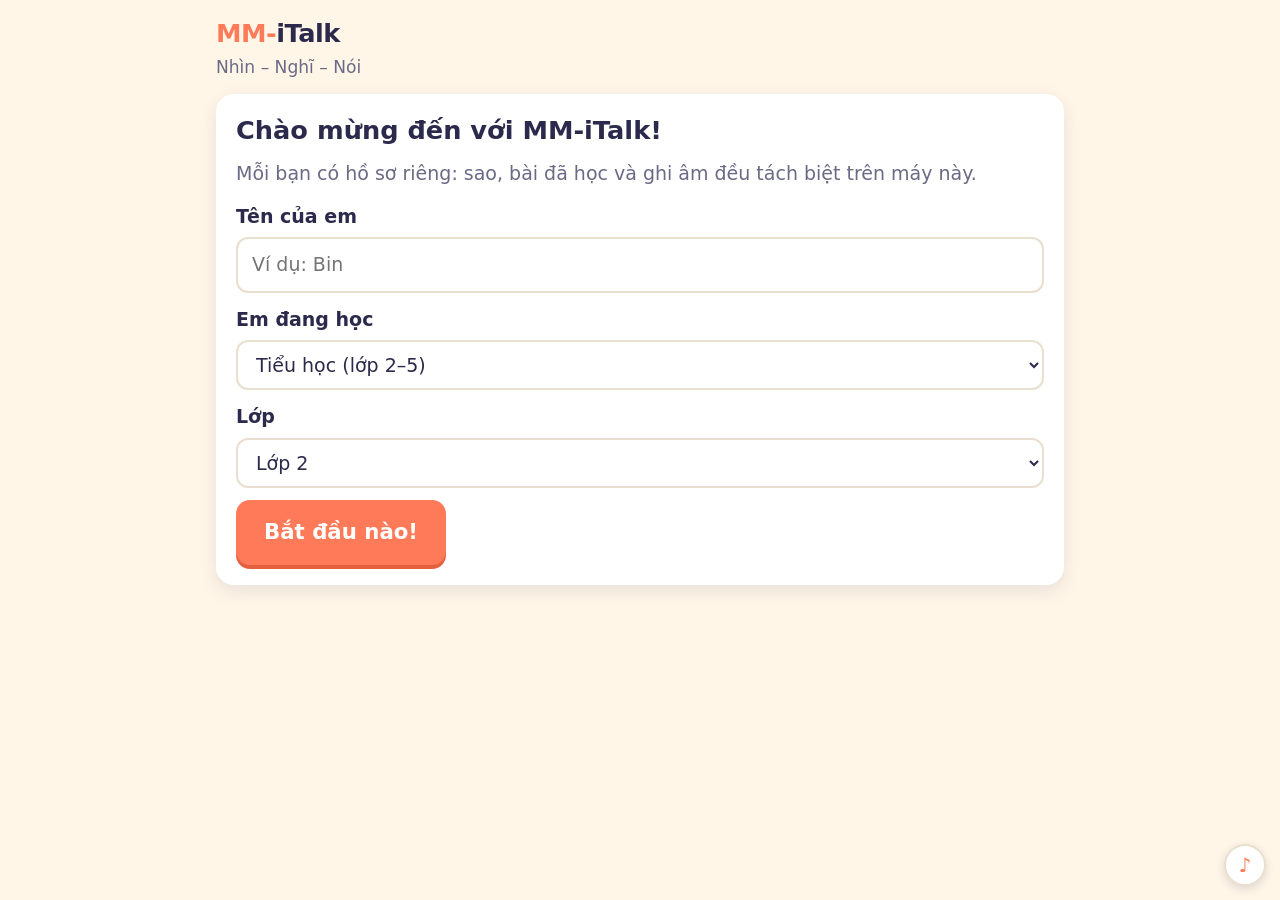
<file: index.html>
<!doctype html>
<html lang="vi">
<head>
  <meta charset="utf-8">
  <meta name="viewport" content="width=device-width,initial-scale=1,viewport-fit=cover">
  <title>MM-iTalk</title>
  <meta name="description" content="MM-iTalk: nhìn, nghĩ, nói. Luyện nói liên tục 3–5 phút cho học sinh Việt Nam.">
  <meta name="theme-color" content="#ff7a59">
  <link rel="manifest" href="manifest.webmanifest">
  <link rel="icon" href="icons/icon-192.png">
  <link rel="apple-touch-icon" href="icons/icon-192.png">
  <link rel="stylesheet" href="css/app.css">
  <link rel="stylesheet" href="css/pro.css">
</head>
<body>
  <div id="app" aria-live="polite"></div>
  <div id="toast" role="status"></div>
  <noscript>MM-iTalk cần bật JavaScript để chạy.</noscript>
  <script src="js/data-misc.js"></script>
  <script src="js/data-frames.js"></script>
  <script src="js/data-lessons-th.js"></script>
  <script src="js/data-lessons-thcs.js"></script>
  <script src="js/data-th-c1.js"></script>
  <script src="js/data-th-c2.js"></script>
  <script src="js/data-th-c3.js"></script>
  <script src="js/data-th-c4.js"></script>
  <script src="js/data-thcs-c1.js"></script>
  <script src="js/data-thcs-c2.js"></script>
  <script src="js/data-thcs-c3.js"></script>
  <script src="js/data-thcs-c4.js"></script>
  <script src="js/samples-th-c1.js"></script>
  <script src="js/samples-thcs-c1.js"></script>
  <script src="js/samples-th-c2.js"></script>
  <script src="js/samples-thcs-c2.js"></script>
  <script src="js/samples-th-c3.js"></script>
  <script src="js/samples-thcs-c3.js"></script>
  <script src="js/samples-th-c4.js"></script>
  <script src="js/samples-thcs-c4.js"></script>
  <script src="js/store.js"></script>
  <script src="js/speech.js"></script>
  <script src="js/mascot.js"></script>
  <script src="js/music.js"></script>
  <script src="js/parent.js"></script>
  <script src="js/app.js"></script>
</body>
</html>
</file>
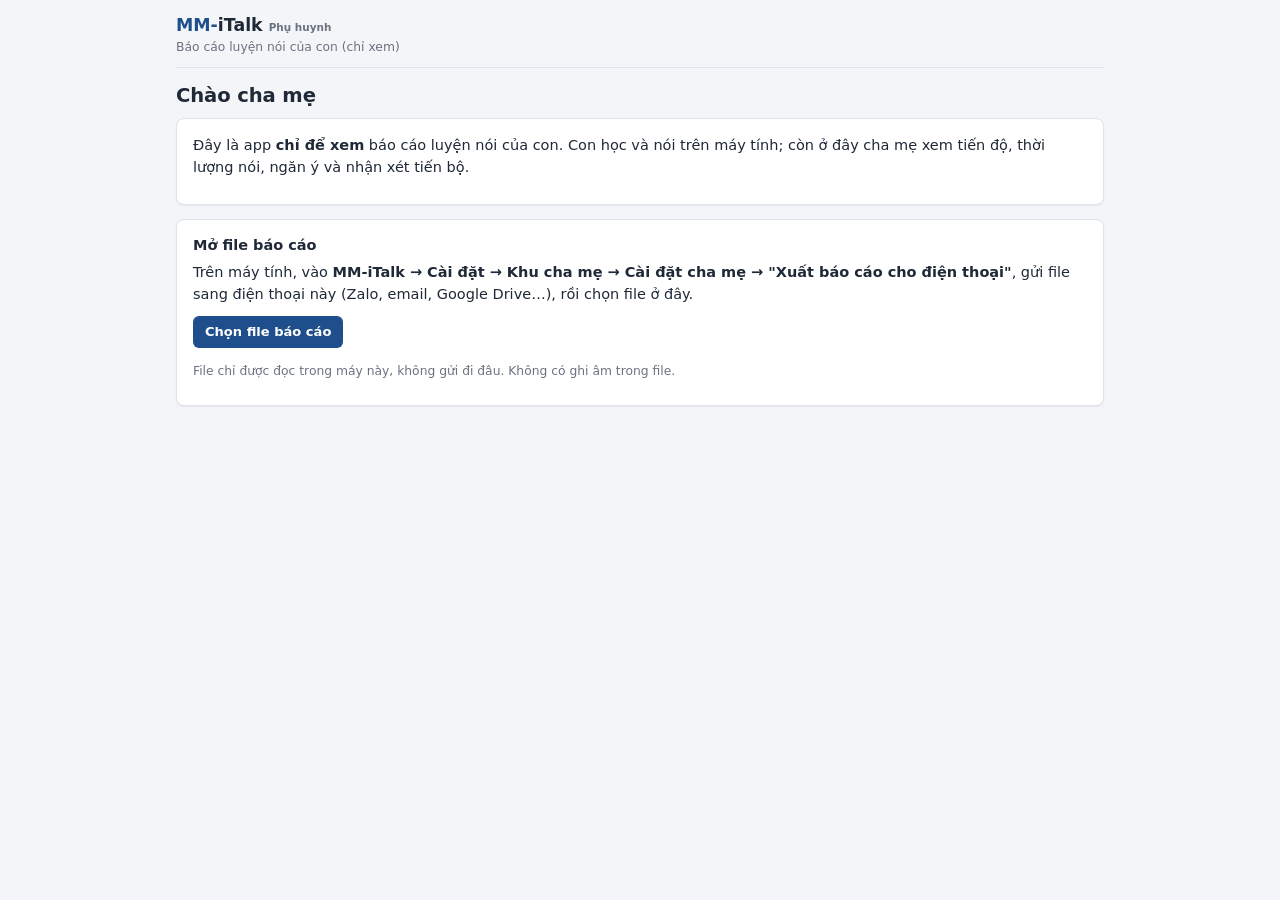
<file: phuhuynh/index.html>
<!doctype html>
<html lang="vi">
<head>
  <meta charset="utf-8">
  <meta name="viewport" content="width=device-width,initial-scale=1,viewport-fit=cover">
  <title>MM-iTalk Phụ huynh</title>
  <meta name="description" content="Xem báo cáo luyện nói của con. Chỉ xem, dữ liệu nằm trong máy.">
  <meta name="theme-color" content="#4c8dff">
  <meta name="apple-mobile-web-app-capable" content="yes">
  <meta name="apple-mobile-web-app-title" content="MM Phụ huynh">
  <link rel="manifest" href="manifest.webmanifest">
  <link rel="icon" href="icons/icon-192.png">
  <link rel="apple-touch-icon" href="icons/icon-192.png">
  <link rel="stylesheet" href="../css/app.css">
  <link rel="stylesheet" href="../css/pro.css">
  <style>
    .topbar .logo small { font-size: .6em; color: #6b7280; font-weight: 600; margin-left: 6px; }
    .ptable { min-width: 560px; }
  </style>
</head>
<body class="pro" data-fs="m">
  <div id="app" aria-live="polite"></div>
  <div id="toast" role="status"></div>
  <noscript>MM-iTalk Phụ huynh cần bật JavaScript để chạy.</noscript>
  <script>window.MMI_STORE_KEY = 'mmit:view';</script>
  <script src="../js/data-misc.js"></script>
  <script src="../js/data-frames.js"></script>
  <script src="../js/data-lessons-th.js"></script>
  <script src="../js/data-lessons-thcs.js"></script>
  <script src="../js/data-th-c1.js"></script>
  <script src="../js/data-th-c2.js"></script>
  <script src="../js/data-th-c3.js"></script>
  <script src="../js/data-th-c4.js"></script>
  <script src="../js/data-thcs-c1.js"></script>
  <script src="../js/data-thcs-c2.js"></script>
  <script src="../js/data-thcs-c3.js"></script>
  <script src="../js/data-thcs-c4.js"></script>
  <script src="../js/store.js"></script>
  <script src="../js/speech.js"></script>
  <script src="../js/parent.js"></script>
  <script src="viewer.js"></script>
</body>
</html>
</file>
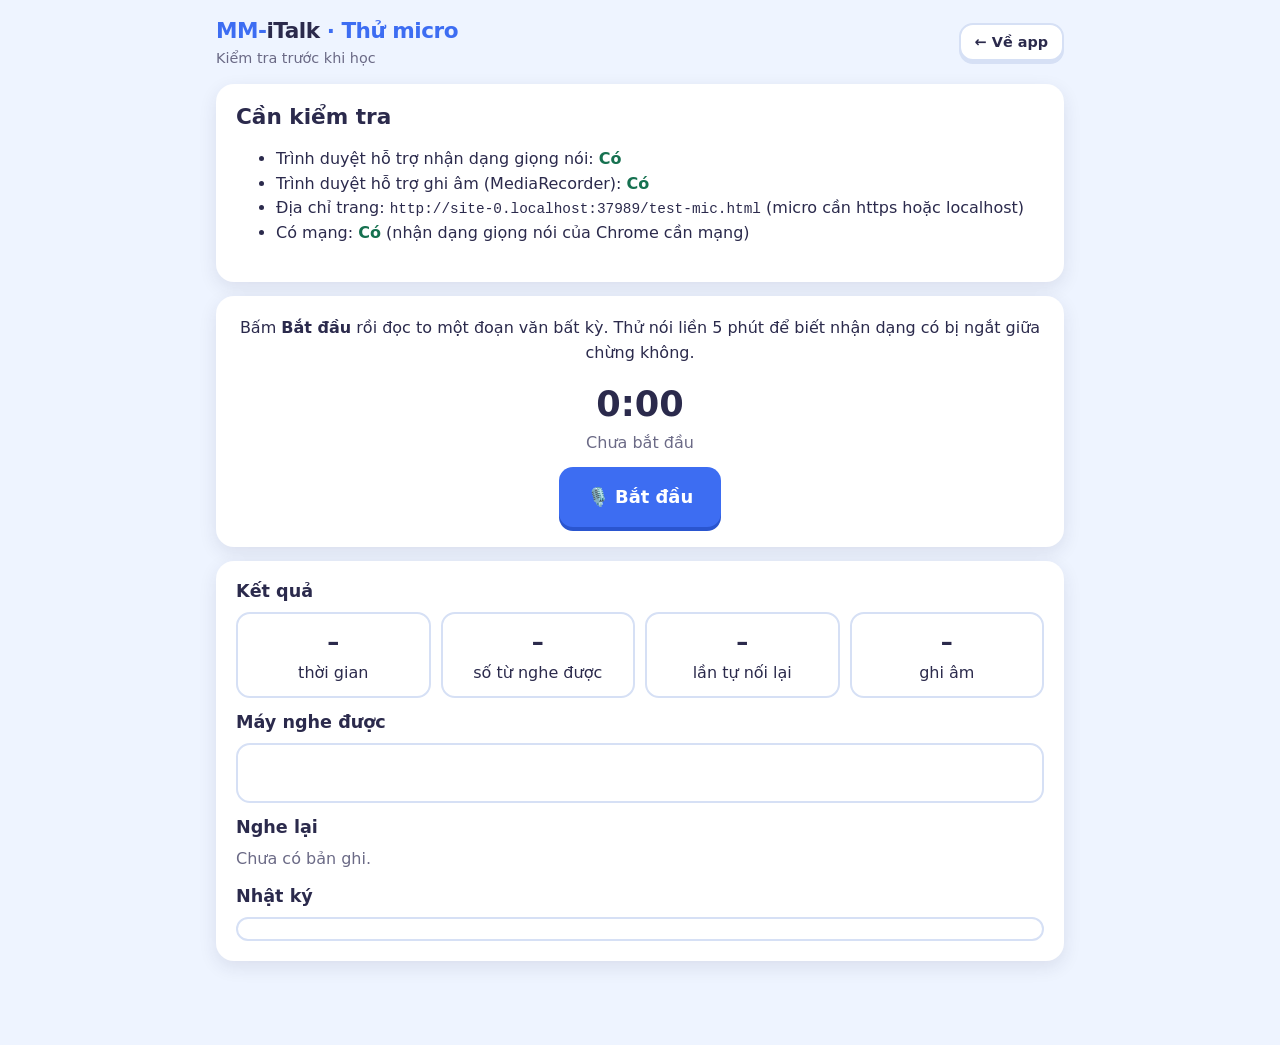
<file: test-mic.html>
<!doctype html>
<html lang="vi">
<head>
<meta charset="utf-8">
<meta name="viewport" content="width=device-width,initial-scale=1">
<title>MM-iTalk · Thử micro</title>
<link rel="stylesheet" href="css/app.css">
<style>
  .mono { font-family: Consolas, monospace; font-size: .9em; }
  #log { max-height: 220px; overflow: auto; background: #fff; border: 2px solid var(--line); border-radius: 12px; padding: 10px; white-space: pre-wrap; }
  .big-num { font-size: 2.2em; font-weight: 800; font-variant-numeric: tabular-nums; }
  .pass { color: #167150; font-weight: 800; } .fail { color: #b9332d; font-weight: 800; }
</style>
</head>
<body data-level="thcs">
<div id="app">
  <div class="topbar"><div><div class="logo">MM-<b>iTalk</b> · Thử micro</div><div class="tagline">Kiểm tra trước khi học</div></div><a class="btn alt sm" href="index.html">← Về app</a></div>

  <div class="card mb">
    <h2>Cần kiểm tra</h2>
    <ul>
      <li>Trình duyệt hỗ trợ nhận dạng giọng nói: <span id="srSupport"></span></li>
      <li>Trình duyệt hỗ trợ ghi âm (MediaRecorder): <span id="mrSupport"></span></li>
      <li>Địa chỉ trang: <span id="origin" class="mono"></span> (micro cần https hoặc localhost)</li>
      <li>Có mạng: <span id="online"></span> (nhận dạng giọng nói của Chrome cần mạng)</li>
    </ul>
  </div>

  <div class="card mb center">
    <p>Bấm <b>Bắt đầu</b> rồi đọc to một đoạn văn bất kỳ. Thử nói liền 5 phút để biết nhận dạng có bị ngắt giữa chừng không.</p>
    <div class="big-num" id="clock">0:00</div>
    <p class="muted" id="state">Chưa bắt đầu</p>
    <div class="row" style="justify-content:center">
      <button class="btn big" id="btnStart">🎙️ Bắt đầu</button>
      <button class="btn red big hidden" id="btnStop">⏹️ Dừng</button>
    </div>
  </div>

  <div class="card mb">
    <h3>Kết quả</h3>
    <div class="metrics">
      <div class="metric"><b id="mDur">–</b>thời gian</div>
      <div class="metric"><b id="mWords">–</b>số từ nghe được</div>
      <div class="metric"><b id="mRestarts">–</b>lần tự nối lại</div>
      <div class="metric"><b id="mAudio">–</b>ghi âm</div>
    </div>
    <h3 class="mt">Máy nghe được</h3>
    <div class="tx" id="text" style="min-height:60px"></div>
    <h3 class="mt">Nghe lại</h3>
    <div id="player" class="muted">Chưa có bản ghi.</div>
    <h3 class="mt">Nhật ký</h3>
    <div id="log" class="mono"></div>
  </div>
</div>
<script src="js/speech.js"></script>
<script>
(function () {
  var Sp = window.MMISpeech, sess = null, tick = null, t0 = 0, urlPrev = null;
  var $ = function (id) { return document.getElementById(id); };
  function mm(s) { s = Math.round(s); return Math.floor(s / 60) + ':' + ('0' + (s % 60)).slice(-2); }
  function log(m) { var l = $('log'); l.textContent += '[' + mm((Date.now() - (t0 || Date.now())) / 1000) + '] ' + m + '\n'; l.scrollTop = l.scrollHeight; }
  function yn(b) { return b ? '<span class="pass">Có</span>' : '<span class="fail">Không</span>'; }
  $('srSupport').innerHTML = yn(Sp.supported); $('mrSupport').innerHTML = yn(!!window.MediaRecorder);
  $('origin').textContent = location.origin + location.pathname; $('online').innerHTML = yn(navigator.onLine);
  $('btnStart').onclick = function () {
    $('log').textContent = ''; $('text').textContent = ''; t0 = Date.now();
    sess = Sp.createSession({
      recordAudio: true,
      onUpdate: function (i) { $('text').textContent = i.text + (i.interim ? ' ' + i.interim : ''); $('mRestarts').textContent = i.restarts; },
      onError: function (c) { log('Lỗi: ' + c); }
    });
    sess.start().then(function () { log('Đã bắt đầu (nhận dạng: ' + (Sp.supported ? 'bật' : 'không có') + ')'); });
    $('btnStart').classList.add('hidden'); $('btnStop').classList.remove('hidden'); $('state').textContent = 'Đang nghe…';
    tick = setInterval(function () { $('clock').textContent = mm((Date.now() - t0) / 1000); }, 250);
  };
  $('btnStop').onclick = function () {
    clearInterval(tick); $('state').textContent = 'Đang xử lý…';
    sess.stop().then(function (r) {
      $('btnStop').classList.add('hidden'); $('btnStart').classList.remove('hidden'); $('state').textContent = 'Xong.';
      $('mDur').textContent = mm(r.durationMs / 1000); $('mWords').textContent = Sp.countWords(r.text); $('mRestarts').textContent = r.restarts;
      $('mAudio').textContent = r.audio ? Math.round(r.audio.size / 1024) + ' KB' : 'Không';
      $('text').textContent = r.text || '(không nghe được chữ nào)';
      log('Kết thúc. Nhận dạng ' + (r.gotSpeech ? 'có kết quả' : 'KHÔNG có kết quả') + '; lỗi: ' + (r.errors.join(', ') || 'không'));
      if (r.audio) { if (urlPrev) URL.revokeObjectURL(urlPrev); urlPrev = URL.createObjectURL(r.audio); $('player').innerHTML = '<audio controls src="' + urlPrev + '" style="width:100%"></audio>'; }
    });
  };
})();
</script>
</body>
</html>
</file>
<file: css/app.css>
/* MM-iTalk - giao diện. Tiểu học: chữ lớn, màu ấm. THCS: gọn hơn, tông xanh. */
:root {
  --bg: #fff6e8; --card: #ffffff; --ink: #2b2a4c; --mute: #6b6a86; --line: #eadfce;
  --primary: #ff7a59; --primary-d: #e5603f; --blue: #4c8dff; --green: #2fb67c; --yellow: #ffc83d; --pink: #e8508a; --purple: #a56bff;
  --warn: #fff1c9; --ok: #dff6e9; --bad: #ffe3e0;
  --radius: 18px; --shadow: 0 6px 18px rgba(43,42,76,.10);
  --fs: 17px;
}
body[data-level="thcs"] { --bg: #eef4ff; --primary: #3d6df2; --primary-d: #2a55cf; --line: #d6e0f5; --fs: 16px; --warn: #fff4d4; }
* { box-sizing: border-box; }
html, body { margin: 0; padding: 0; }
body {
  background: var(--bg); color: var(--ink); font-size: var(--fs); line-height: 1.55;
  font-family: "Segoe UI", system-ui, -apple-system, "Helvetica Neue", Arial, sans-serif;
  -webkit-text-size-adjust: 100%; min-height: 100vh;
}
body[data-level="th"] { --fs: 19px; }
#app { max-width: 880px; margin: 0 auto; padding: 14px 16px 70px; }
h1, h2, h3 { line-height: 1.25; margin: 0 0 .5em; }
h1 { font-size: 1.7em; } h2 { font-size: 1.35em; } h3 { font-size: 1.1em; }
p { margin: 0 0 .7em; }
button { font: inherit; cursor: pointer; }
a { color: var(--blue); }
.hidden { display: none !important; }
.row { display: flex; gap: 12px; align-items: center; flex-wrap: wrap; }
.row.between { justify-content: space-between; }
.col { display: flex; flex-direction: column; gap: 12px; }
.grow { flex: 1 1 auto; }
.muted { color: var(--mute); }
.small { font-size: .85em; }
.center { text-align: center; }
.mt { margin-top: 14px; } .mb { margin-bottom: 14px; }

.card { background: var(--card); border-radius: var(--radius); box-shadow: var(--shadow); padding: 18px; border: 2px solid transparent; }
.card.soft { box-shadow: none; border-color: var(--line); }
.card.warn { background: var(--warn); box-shadow: none; }
.card.ok { background: var(--ok); box-shadow: none; }

.btn {
  display: inline-flex; align-items: center; justify-content: center; gap: 8px;
  border: 0; border-radius: 14px; padding: 12px 20px; font-weight: 700; color: #fff; background: var(--primary);
  box-shadow: 0 4px 0 var(--primary-d); transition: transform .06s, box-shadow .06s;
  min-height: 48px; text-decoration: none;
}
.btn:active { transform: translateY(3px); box-shadow: 0 1px 0 var(--primary-d); }
.btn.big { padding: 16px 28px; font-size: 1.12em; min-height: 58px; }
.btn.alt { background: #fff; color: var(--ink); box-shadow: 0 4px 0 var(--line); border: 2px solid var(--line); }
.btn.green { background: var(--green); box-shadow: 0 4px 0 #1f8f60; }
.btn.red { background: #e8433c; box-shadow: 0 4px 0 #b9332d; }
.btn.ghost { background: transparent; color: var(--ink); box-shadow: none; border: 2px solid var(--line); }
.btn[disabled] { opacity: .45; cursor: not-allowed; }
.btn.sm { min-height: 38px; padding: 6px 14px; font-size: .9em; box-shadow: 0 3px 0 var(--primary-d); }
.btn.alt.sm { box-shadow: 0 3px 0 var(--line); }

.topbar { display: flex; align-items: center; justify-content: space-between; gap: 10px; margin-bottom: 14px; }
.logo { font-weight: 900; font-size: 1.35em; letter-spacing: -.5px; color: var(--primary); }
.logo b { color: var(--ink); }
.chip { display: inline-flex; align-items: center; gap: 6px; border-radius: 999px; padding: 4px 12px; background: #fff; border: 2px solid var(--line); font-weight: 700; font-size: .9em; }
.chip.star { background: #fff8dc; border-color: #ffe08a; }
.chip.sel { background: var(--primary); color: #fff; border-color: var(--primary); }
.tagline { color: var(--mute); font-size: .9em; }

.stage { position: relative; border-radius: var(--radius); overflow: hidden; background: #ffe9b8; display: flex; justify-content: center; align-items: flex-end; }
.stage .room { position: absolute; inset: 0; width: 100%; height: 100%; }
.stage .pwrap { position: relative; z-index: 1; }
.stage-sm { width: 110px; height: 110px; } .stage-sm .pwrap { width: 90px; }
.stage-md { width: 100%; max-width: 240px; height: 220px; } .stage-md .pwrap { width: 160px; }
.stage-lg { width: 100%; max-width: 340px; height: 290px; } .stage-lg .pwrap { width: 220px; }
.parrot { width: 100%; height: auto; display: block; animation: bob 2.8s ease-in-out infinite; transform-origin: 50% 100%; }
.parrot.talk .beak { animation: talk .28s ease-in-out infinite alternate; transform-origin: 100px 100px; }
.mini-parrot { display: inline-block; width: 38px; vertical-align: middle; }
.mini-parrot .parrot { animation: none; }
@keyframes bob { 0%,100% { transform: translateY(0) } 50% { transform: translateY(-4px) } }
@keyframes talk { from { transform: scaleY(1) } to { transform: scaleY(1.18) } }

.profile-card { display: flex; gap: 14px; align-items: center; padding: 14px; cursor: pointer; }
.profile-card:hover { border-color: var(--primary); }
.field { display: flex; flex-direction: column; gap: 6px; margin-bottom: 12px; }
.field label { font-weight: 700; }
input[type=text], select, textarea {
  font: inherit; padding: 11px 14px; border: 2px solid var(--line); border-radius: 12px; background: #fff; color: var(--ink); width: 100%;
}
textarea { min-height: 200px; line-height: 1.6; resize: vertical; }
input:focus, select:focus, textarea:focus { outline: 3px solid rgba(76,141,255,.35); border-color: var(--blue); }

.hello { display: grid; grid-template-columns: auto 1fr; gap: 16px; align-items: center; }
.today { border: 3px solid var(--primary); }
.stamps { display: flex; gap: 8px; }
.stamp { width: 34px; height: 34px; border-radius: 50%; border: 3px dashed var(--line); display: grid; place-items: center; font-size: 18px; background: #fff; }
.stamp.on { border: 3px solid var(--yellow); background: #fff3c0; }

.chang { margin-top: 18px; }
.chang-h { display: flex; align-items: baseline; gap: 10px; flex-wrap: wrap; margin-bottom: 8px; }
.chang-h .num { background: var(--primary); color: #fff; width: 34px; height: 34px; border-radius: 50%; display: grid; place-items: center; font-weight: 800; }
.lessons { display: grid; grid-template-columns: repeat(auto-fill, minmax(230px, 1fr)); gap: 12px; }
.lesson-card { background: #fff; border: 2px solid var(--line); border-radius: 16px; padding: 14px; display: flex; flex-direction: column; gap: 6px; cursor: pointer; text-align: left; font: inherit; color: inherit; }
.lesson-card:hover { border-color: var(--primary); transform: translateY(-2px); }
.lesson-card.done { background: #f3fcf7; border-color: #b7e8cf; }
.lesson-card.locked { opacity: .55; cursor: default; background: #f6f2ea; border-style: dashed; }
.lesson-card.locked:hover { transform: none; border-color: var(--line); }
.lesson-card .ico { font-size: 1.6em; }
.badge { display: inline-block; font-size: .78em; font-weight: 700; padding: 2px 10px; border-radius: 999px; background: #eef1fb; color: #3a4a8c; }
.badge.g { background: #dff6e9; color: #167150; }
.badge.y { background: #fff1c9; color: #8a5a00; }

.stepper { display: flex; gap: 6px; margin: 4px 0 14px; }
.stepper i { flex: 1; height: 8px; border-radius: 6px; background: var(--line); }
.stepper i.on { background: var(--primary); }
.stepper i.cur { background: var(--yellow); }
.step-title { display: flex; align-items: center; gap: 10px; margin-bottom: 8px; }
.step-title .n { background: var(--ink); color: #fff; border-radius: 999px; padding: 2px 12px; font-size: .85em; font-weight: 800; }

.ngan-card { border-left: 8px solid var(--c, var(--primary)); background: #fff; border-radius: 14px; padding: 12px 14px; margin-bottom: 10px; border-top: 2px solid var(--line); border-right: 2px solid var(--line); border-bottom: 2px solid var(--line); }
.ngan-card .nm { font-weight: 800; display: flex; gap: 8px; align-items: center; }
.ngan-card .nm .no { background: var(--c, var(--primary)); color: #fff; width: 26px; height: 26px; border-radius: 50%; display: grid; place-items: center; font-size: .85em; }
.sent { margin-top: 6px; font-size: 1.05em; }
.sent .blank { display: inline-block; min-width: 64px; border-bottom: 3px solid var(--c, var(--primary)); margin: 0 3px; }
.kws { display: flex; flex-wrap: wrap; gap: 6px; margin-top: 8px; }
.kw { background: #fff7e0; border: 2px solid #ffe08a; border-radius: 999px; padding: 2px 12px; font-size: .92em; font-weight: 600; }

.timer { display: grid; place-items: center; margin: 8px 0; }
.ring { position: relative; width: 210px; height: 210px; }
.ring svg { width: 100%; height: 100%; transform: rotate(-90deg); }
.ring .t { position: absolute; inset: 0; display: grid; place-items: center; font-size: 2.6em; font-weight: 900; font-variant-numeric: tabular-nums; }
.ring .sub { position: absolute; left: 0; right: 0; bottom: 38px; text-align: center; font-size: .72em; color: var(--mute); font-weight: 600; }
.ngan-list { display: flex; flex-wrap: wrap; gap: 8px; justify-content: center; margin: 10px 0; }
.ngan-pill { border-radius: 999px; padding: 4px 14px; font-weight: 700; color: #fff; background: var(--c); opacity: .35; }
.rec-dot { display: inline-block; width: 12px; height: 12px; border-radius: 50%; background: #e8433c; animation: blink 1s infinite; margin-right: 6px; }
@keyframes blink { 50% { opacity: .2 } }

.tx { background: #fff; border: 2px solid var(--line); border-radius: 14px; padding: 14px; line-height: 1.8; }
.tx .low { text-decoration: underline dotted #e8433c 2px; text-underline-offset: 4px; }
.metrics { display: grid; grid-template-columns: repeat(auto-fit, minmax(120px, 1fr)); gap: 10px; }
.metric { background: #fff; border: 2px solid var(--line); border-radius: 14px; padding: 10px; text-align: center; }
.metric b { display: block; font-size: 1.5em; }
.chk { display: flex; gap: 10px; align-items: flex-start; padding: 8px 0; border-bottom: 1px dashed var(--line); }
.chk input { width: 22px; height: 22px; margin-top: 3px; accent-color: var(--primary); }
.chk.auto-ok .lbl::after { content: " (máy nghe thấy)"; color: var(--green); font-size: .8em; font-weight: 700; }

.sample { background: #fff; border-radius: 14px; padding: 12px 14px; margin-bottom: 10px; border-left: 8px solid var(--c); border-top: 2px solid var(--line); border-right: 2px solid var(--line); border-bottom: 2px solid var(--line); }
.sample .lab { font-size: .8em; font-weight: 800; color: var(--c); text-transform: uppercase; letter-spacing: .5px; }
.sample p { margin: 4px 0 8px; font-size: 1.05em; line-height: 1.7; }
.vcard { background: #fff; border: 2px solid var(--line); border-radius: 14px; padding: 10px 14px; }
.vcard b { color: var(--primary); }
.cmp span { display: inline-block; padding: 0 4px; margin: 1px; border-radius: 6px; }
.cmp .ok { background: #e8f8ee; }
.cmp .tone, .cmp .diff { background: #ffe9a3; border-bottom: 3px solid #f2a900; cursor: pointer; }
.cmp .miss { background: #fbe0dd; text-decoration: line-through; color: #8a3b34; }

.kv { display: grid; grid-template-columns: auto 1fr; gap: 6px 14px; }
.hint-box { border: 2px dashed var(--line); border-radius: 14px; padding: 10px 14px; background: #fffdf7; }
.stars-big { font-size: 3em; font-weight: 900; color: #e0a100; }
.confetti { position: fixed; inset: 0; pointer-events: none; z-index: 20; overflow: hidden; }
.confetti i { position: absolute; top: -20px; width: 10px; height: 16px; opacity: .9; animation: fall linear forwards; }
@keyframes fall { to { transform: translateY(110vh) rotate(720deg); } }

.shop-grid { display: grid; grid-template-columns: repeat(auto-fill, minmax(150px, 1fr)); gap: 12px; }
.shop-item { background: #fff; border: 2px solid var(--line); border-radius: 16px; padding: 12px; text-align: center; }
.shop-item.eq { border-color: var(--green); background: #f3fcf7; }
.tabs { display: flex; gap: 8px; margin-bottom: 12px; flex-wrap: wrap; }

details.parent { margin-top: 16px; border: 2px dashed var(--line); border-radius: 14px; padding: 8px 14px; background: rgba(255,255,255,.6); }
details.parent summary { cursor: pointer; font-weight: 700; color: var(--mute); padding: 6px 0; }
details.parent ul { margin: 4px 0 10px; padding-left: 22px; }

.guide-card { text-align: center; padding: 26px 20px; }
.guide-card .ic { font-size: 4em; }
.dots { display: flex; gap: 8px; justify-content: center; margin: 12px 0; }
.dots i { width: 10px; height: 10px; border-radius: 50%; background: var(--line); }
.dots i.on { background: var(--primary); }

#toast { position: fixed; left: 50%; bottom: 22px; transform: translateX(-50%) translateY(80px); background: var(--ink); color: #fff; padding: 12px 20px; border-radius: 14px; z-index: 30; transition: transform .25s, opacity .25s; opacity: 0; visibility: hidden; max-width: 90vw; text-align: center; }
#toast.show { transform: translateX(-50%) translateY(0); opacity: 1; visibility: visible; }

@media (max-width: 560px) {
  .hello { grid-template-columns: 1fr; justify-items: center; text-align: center; }
  .ring { width: 180px; height: 180px; }
}
@media (prefers-reduced-motion: reduce) { .parrot, .parrot.talk .beak, .rec-dot { animation: none; } }

/* Khu cha mẹ */
.ptable { width: 100%; border-collapse: collapse; font-size: .92em; }
.ptable th, .ptable td { text-align: left; padding: 8px 10px; border-bottom: 1px solid var(--line); vertical-align: top; }
.ptable th { background: #f6f3ec; font-weight: 700; white-space: nowrap; }
@media print { .topbar, .tabs, .btn, button { display: none !important; } }

/* Nút nhạc nền */
#musicBtn { position: fixed; right: 14px; bottom: 14px; width: 42px; height: 42px; border-radius: 50%; border: 2px solid var(--line); background: #fff; color: var(--primary); font-size: 20px; line-height: 1; z-index: 15; display: grid; place-items: center; box-shadow: 0 3px 10px rgba(43,42,76,.15); padding: 0; }
#musicBtn.off { color: var(--mute); opacity: .75; }
#musicBtn.off::after { content: ""; position: absolute; width: 26px; height: 3px; background: var(--mute); border-radius: 2px; transform: rotate(-45deg); }
#musicBtn { position: fixed; }
</file>
<file: css/pro.css>
/* MM-iTalk - giao diện chuyên nghiệp cho khu vực cha mẹ (body.pro). Giao diện của con không đổi. */
body.pro, body.pro[data-level="th"], body.pro[data-level="thcs"] {
  --bg: #f3f5f8; --card: #ffffff; --ink: #1f2937; --mute: #6b7280; --line: #dfe3ea;
  --primary: #1e4e8c; --primary-d: #163b6b; --blue: #1e4e8c; --green: #2e7d5b; --yellow: #b7791f;
  --warn: #fff7e6; --ok: #e3f1ea; --bad: #fdecea; --radius: 8px; --shadow: 0 1px 2px rgba(16,24,40,.06);
  --fs: 14.5px;
  font-family: "Segoe UI", system-ui, -apple-system, "Helvetica Neue", Arial, sans-serif; line-height: 1.5;
}
body.pro[data-fs="s"] { --fs: 13px; }
body.pro[data-fs="l"] { --fs: 16.5px; }
body.pro #app { padding-top: 12px; max-width: 960px; }
body.pro h1 { font-size: 1.35em; font-weight: 700; letter-spacing: -.1px; }
body.pro h2 { font-size: 1.15em; font-weight: 700; }
body.pro h3 { font-size: 1em; font-weight: 700; }
body.pro .card { border: 1px solid var(--line); box-shadow: var(--shadow); padding: 16px; }
body.pro .card.soft { background: #fafbfc; }
body.pro .card.warn { border: 1px solid #f0dfb4; }
body.pro .btn { border-radius: 6px; box-shadow: none; font-weight: 600; min-height: 36px; padding: 7px 14px; transition: background .12s; }
body.pro .btn:hover { background: var(--primary-d); }
body.pro .btn:active { transform: none; box-shadow: none; }
body.pro .btn.sm { min-height: 32px; padding: 4px 12px; box-shadow: none; }
body.pro .btn.alt, body.pro .btn.alt.sm, body.pro .btn.ghost { background: #fff; color: var(--ink); border: 1px solid #c9d0db; box-shadow: none; }
body.pro .btn.alt:hover, body.pro .btn.ghost:hover { background: #f3f5f8; }
body.pro .btn.red { background: #b3261e; box-shadow: none; }
body.pro .chip { border: 1px solid #c9d0db; border-radius: 6px; padding: 4px 12px; font-weight: 600; background: #fff; cursor: pointer; color: var(--ink); }
body.pro .chip.sel { background: var(--primary); border-color: var(--primary); color: #fff; }
body.pro .badge { border-radius: 4px; background: #e8eef7; color: #1e3a66; font-weight: 600; }
body.pro .badge.g { background: #e3f1ea; color: #1d5a40; }
body.pro .badge.y { background: #fdf1d6; color: #7a4f06; }
body.pro .logo { font-weight: 700; letter-spacing: 0; color: var(--primary); font-size: 1.2em; }
body.pro .logo b { color: var(--ink); font-weight: 700; }
body.pro .topbar { border-bottom: 1px solid var(--line); padding-bottom: 10px; margin-bottom: 16px; }
body.pro .tagline { font-size: .85em; }
body.pro .tabs { gap: 6px; border-bottom: 1px solid var(--line); padding-bottom: 10px; }
body.pro .metric { border: 1px solid var(--line); border-radius: 6px; background: #fafbfc; text-align: left; padding: 10px 12px; font-size: .9em; color: var(--mute); }
body.pro .metric b { font-size: 1.45em; font-weight: 700; color: var(--ink); }
body.pro .kw { border: 1px solid #e2d3a5; background: #fbf6e6; border-radius: 4px; font-weight: 500; }
body.pro .ptable th { background: #f3f5f8; font-weight: 600; font-size: .85em; color: #4b5563; border-bottom: 1px solid #c9d0db; }
body.pro .ptable td { border-bottom: 1px solid #edf0f4; }
body.pro .kv { gap: 8px 16px; }
body.pro input[type=text], body.pro input[type=password], body.pro select, body.pro textarea { border: 1px solid #c9d0db; border-radius: 6px; padding: 8px 10px; }
body.pro input:focus, body.pro select:focus, body.pro textarea:focus { outline: 2px solid rgba(30,78,140,.3); border-color: var(--primary); }
body.pro .chk input { accent-color: var(--primary); }
body.pro .stars-big { color: var(--ink); font-weight: 700; }
body.pro #toast { border-radius: 6px; background: #1f2937; }
body.pro details summary { cursor: pointer; }
body.pro .ptable td:nth-child(2) { min-width: 140px; }
body.pro .ptable th, body.pro .ptable td { padding: 8px 10px; }
body.pro #musicBtn { display: none !important; }
</file>
